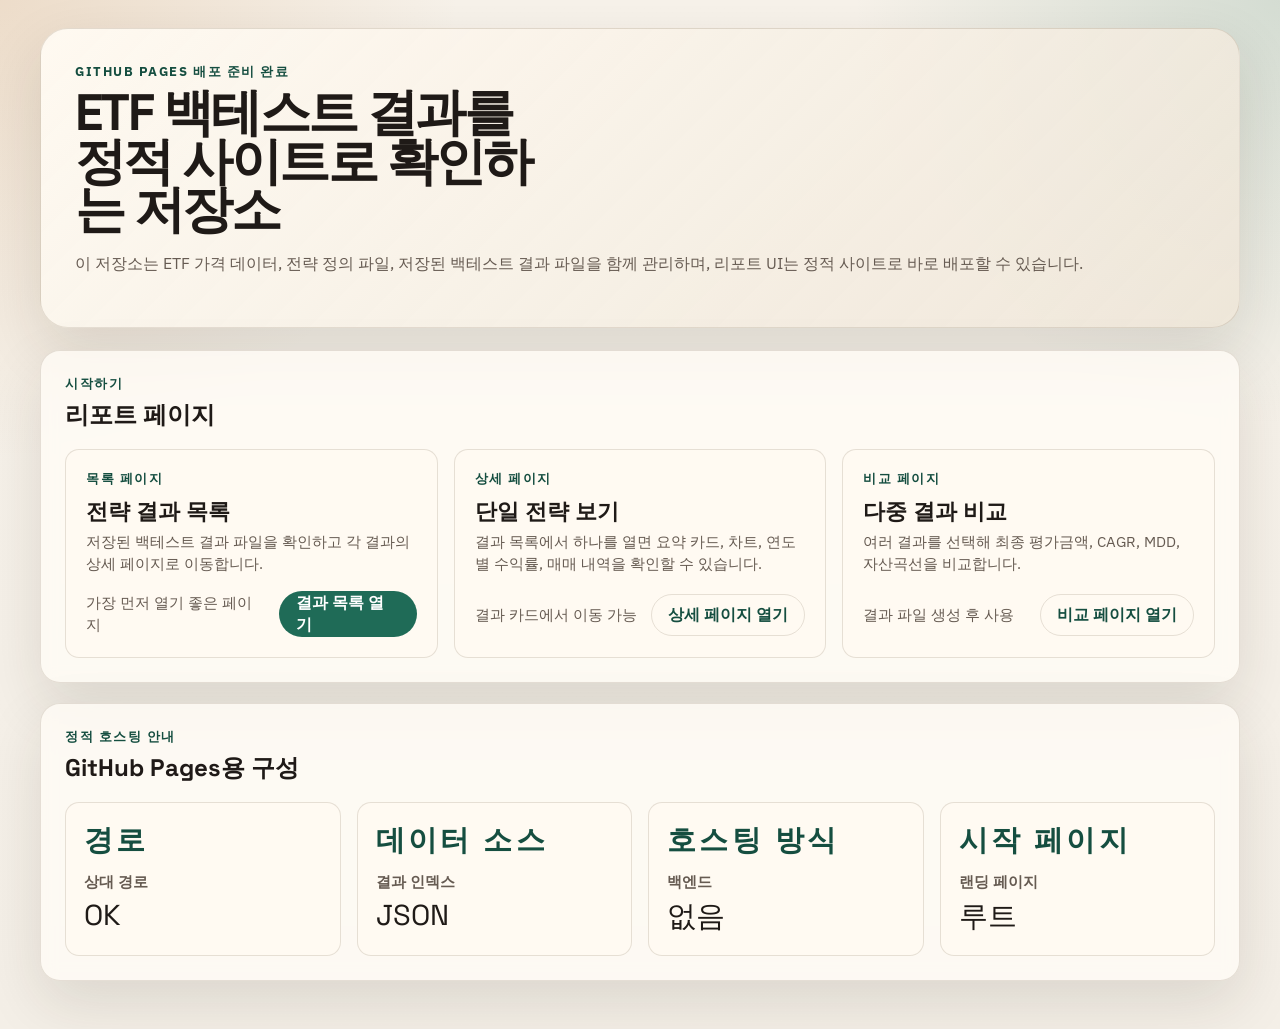
<file: index.html>
<!DOCTYPE html>
<html lang="ko">
  <head>
    <meta charset="UTF-8" />
    <meta name="viewport" content="width=device-width, initial-scale=1.0" />
    <title>백테스트 저장소</title>
    <link rel="preconnect" href="https://fonts.googleapis.com" />
    <link rel="preconnect" href="https://fonts.gstatic.com" crossorigin />
    <link
      href="https://fonts.googleapis.com/css2?family=IBM+Plex+Sans:wght@400;500;600;700&family=Space+Grotesk:wght@500;700&display=swap"
      rel="stylesheet"
    />
    <link rel="stylesheet" href="web/styles.css" />
  </head>
  <body>
    <div class="page-shell">
      <header class="hero">
        <div class="hero-copy">
          <p class="eyebrow">GitHub Pages 배포 준비 완료</p>
          <h1>ETF 백테스트 결과를 정적 사이트로 확인하는 저장소</h1>
          <p class="hero-text">
            이 저장소는 ETF 가격 데이터, 전략 정의 파일, 저장된 백테스트 결과 파일을 함께 관리하며, 리포트 UI는 정적 사이트로 바로 배포할 수 있습니다.
          </p>
        </div>
      </header>

      <main class="content-stack">
        <section class="panel">
          <div class="panel-header">
            <div>
              <p class="section-label">시작하기</p>
              <h2>리포트 페이지</h2>
            </div>
          </div>
          <div class="result-grid">
            <article class="result-card">
              <div>
                <p class="section-label">목록 페이지</p>
                <h3 class="strategy-name">전략 결과 목록</h3>
                <p class="strategy-id">저장된 백테스트 결과 파일을 확인하고 각 결과의 상세 페이지로 이동합니다.</p>
              </div>
              <div class="card-footer">
                <p class="period-text">가장 먼저 열기 좋은 페이지</p>
                <a class="button-link" href="web/index.html">결과 목록 열기</a>
              </div>
            </article>

            <article class="result-card">
              <div>
                <p class="section-label">상세 페이지</p>
                <h3 class="strategy-name">단일 전략 보기</h3>
                <p class="strategy-id">결과 목록에서 하나를 열면 요약 카드, 차트, 연도별 수익률, 매매 내역을 확인할 수 있습니다.</p>
              </div>
              <div class="card-footer">
                <p class="period-text">결과 카드에서 이동 가능</p>
                <a class="button-link secondary" href="web/strategy.html">상세 페이지 열기</a>
              </div>
            </article>

            <article class="result-card">
              <div>
                <p class="section-label">비교 페이지</p>
                <h3 class="strategy-name">다중 결과 비교</h3>
                <p class="strategy-id">여러 결과를 선택해 최종 평가금액, CAGR, MDD, 자산곡선을 비교합니다.</p>
              </div>
              <div class="card-footer">
                <p class="period-text">결과 파일 생성 후 사용</p>
                <a class="button-link secondary" href="web/compare.html">비교 페이지 열기</a>
              </div>
            </article>
          </div>
        </section>

        <section class="panel">
          <div class="panel-header">
            <div>
              <p class="section-label">정적 호스팅 안내</p>
              <h2>GitHub Pages용 구성</h2>
            </div>
          </div>
          <div class="metric-grid">
            <article class="metric-card">
              <p class="section-label">경로</p>
              <h3>상대 경로</h3>
              <p>OK</p>
            </article>
            <article class="metric-card">
              <p class="section-label">데이터 소스</p>
              <h3>결과 인덱스</h3>
              <p>JSON</p>
            </article>
            <article class="metric-card">
              <p class="section-label">호스팅 방식</p>
              <h3>백엔드</h3>
              <p>없음</p>
            </article>
            <article class="metric-card">
              <p class="section-label">시작 페이지</p>
              <h3>랜딩 페이지</h3>
              <p>루트</p>
            </article>
          </div>
        </section>
      </main>
    </div>
  </body>
</html>
</file>
<file: web/styles.css>
:root {
  --bg: #f4efe7;
  --panel: rgba(255, 252, 246, 0.82);
  --panel-strong: #fffaf2;
  --border: rgba(80, 58, 32, 0.14);
  --text: #1f1a17;
  --muted: #665b52;
  --brand: #1f6b57;
  --brand-strong: #154e40;
  --danger: #9f4b42;
  --shadow: 0 22px 60px rgba(44, 32, 17, 0.12);
  --radius-xl: 28px;
  --radius-lg: 20px;
  --radius-md: 14px;
  --radius-sm: 10px;
}

* {
  box-sizing: border-box;
}

body {
  margin: 0;
  min-height: 100vh;
  color: var(--text);
  font-family: "IBM Plex Sans", sans-serif;
  background:
    radial-gradient(circle at top left, rgba(191, 123, 56, 0.18), transparent 28%),
    radial-gradient(circle at top right, rgba(31, 107, 87, 0.16), transparent 26%),
    linear-gradient(180deg, #f7f2ea 0%, var(--bg) 100%);
}

a {
  color: inherit;
  text-decoration: none;
}

.page-shell {
  width: min(1200px, calc(100vw - 32px));
  margin: 0 auto;
  padding: 28px 0 48px;
}

.hero {
  display: flex;
  justify-content: space-between;
  gap: 24px;
  padding: 34px;
  border: 1px solid var(--border);
  border-radius: var(--radius-xl);
  background: linear-gradient(135deg, rgba(255, 250, 242, 0.95), rgba(238, 229, 215, 0.82));
  box-shadow: var(--shadow);
}

.hero.compact {
  align-items: end;
}

.hero-copy h1 {
  margin: 8px 0 12px;
  max-width: 14ch;
  font-family: "Space Grotesk", sans-serif;
  font-size: clamp(2.1rem, 4vw, 3.6rem);
  line-height: 0.95;
  letter-spacing: -0.05em;
}

.eyebrow,
.section-label,
.panel-meta,
.meta-label {
  margin: 0;
  color: var(--brand-strong);
  font-size: 0.8rem;
  font-weight: 700;
  letter-spacing: 0.12em;
  text-transform: uppercase;
}

.hero-text,
.empty-state {
  color: var(--muted);
  line-height: 1.6;
}

.top-nav {
  display: flex;
  align-items: start;
  gap: 10px;
}

.nav-link {
  padding: 12px 16px;
  border: 1px solid var(--border);
  border-radius: 999px;
  background: rgba(255, 255, 255, 0.6);
  font-weight: 600;
}

.nav-link.active,
.nav-link:hover {
  color: #fff;
  background: var(--brand);
  border-color: transparent;
}

.content-stack {
  display: grid;
  gap: 20px;
  margin-top: 22px;
}

.control-stack {
  display: grid;
  gap: 14px;
  margin-bottom: 18px;
}

.search-row,
.toolbar-row {
  display: flex;
  gap: 12px;
  align-items: center;
  flex-wrap: wrap;
}

.search-box,
.sort-box,
.favorite-toggle {
  display: inline-flex;
  align-items: center;
  gap: 10px;
  padding: 12px 14px;
  border: 1px solid var(--border);
  border-radius: 999px;
  background: rgba(255, 255, 255, 0.72);
}

.search-box {
  flex: 1 1 320px;
  justify-content: space-between;
}

.search-box input,
.sort-box select {
  min-width: 0;
  border: 0;
  outline: 0;
  background: transparent;
  color: var(--text);
  font: inherit;
}

.search-box input {
  width: 100%;
}

.search-label,
.sort-box label {
  color: var(--brand-strong);
  font-size: 0.9rem;
  font-weight: 700;
  white-space: nowrap;
}

.favorite-toggle input {
  accent-color: var(--brand);
}

.tag-filter-row,
.tag-row {
  display: flex;
  gap: 8px;
  flex-wrap: wrap;
}

.tag-pill,
.tag-filter-button,
.favorite-button,
.select-button {
  display: inline-flex;
  align-items: center;
  justify-content: center;
  gap: 6px;
  min-height: 34px;
  padding: 0 12px;
  border: 1px solid var(--border);
  border-radius: 999px;
  background: rgba(255, 255, 255, 0.7);
  color: var(--muted);
  font-size: 0.88rem;
  font-weight: 600;
}

.tag-pill {
  background: rgba(31, 107, 87, 0.08);
  color: var(--brand-strong);
}

.tag-filter-button.active,
.favorite-button.active,
.select-button.active {
  background: var(--brand);
  border-color: transparent;
  color: #fff;
}

.panel {
  padding: 24px;
  border: 1px solid var(--border);
  border-radius: var(--radius-lg);
  background: var(--panel);
  box-shadow: var(--shadow);
  backdrop-filter: blur(8px);
}

.panel-header {
  display: flex;
  justify-content: space-between;
  gap: 16px;
  align-items: end;
  margin-bottom: 18px;
}

.panel-header h2 {
  margin: 6px 0 0;
  font-family: "Space Grotesk", sans-serif;
  font-size: 1.5rem;
}

.result-grid,
.metric-grid,
.selection-grid {
  display: grid;
  gap: 16px;
}

.result-grid {
  grid-template-columns: repeat(auto-fit, minmax(260px, 1fr));
}

.metric-grid {
  grid-template-columns: repeat(auto-fit, minmax(180px, 1fr));
}

.selection-grid {
  grid-template-columns: repeat(auto-fit, minmax(250px, 1fr));
}

.result-card,
.metric-card,
.selection-card {
  border: 1px solid var(--border);
  border-radius: var(--radius-md);
  background: var(--panel-strong);
}

.result-card {
  display: grid;
  gap: 16px;
  padding: 20px;
}

.strategy-name {
  margin: 8px 0 4px;
  font-family: "Space Grotesk", sans-serif;
  font-size: 1.4rem;
}

.strategy-id,
.period-text,
.selection-meta {
  margin: 0;
  color: var(--muted);
  font-size: 0.95rem;
}

.metric-pair-grid {
  display: grid;
  grid-template-columns: repeat(2, minmax(0, 1fr));
  gap: 12px;
}

.metric-chip {
  padding: 12px;
  border-radius: var(--radius-sm);
  background: rgba(31, 107, 87, 0.07);
}

.metric-chip.negative {
  background: rgba(159, 75, 66, 0.08);
}

.metric-value {
  margin: 4px 0 0;
  font-size: 1.1rem;
  font-weight: 700;
}

.card-footer {
  display: flex;
  justify-content: space-between;
  align-items: center;
  gap: 12px;
}

.card-actions {
  display: flex;
  gap: 8px;
  flex-wrap: wrap;
}

.button-link {
  display: inline-flex;
  align-items: center;
  justify-content: center;
  min-height: 42px;
  padding: 0 16px;
  border: 1px solid transparent;
  border-radius: 999px;
  background: var(--brand);
  color: #fff;
  font-weight: 700;
}

.button-link.secondary {
  background: transparent;
  color: var(--brand-strong);
  border-color: var(--border);
}

.button-link:hover {
  background: var(--brand-strong);
}

.button-link.secondary:hover {
  background: rgba(31, 107, 87, 0.08);
}

.metric-card {
  padding: 18px;
}

.metric-card h3 {
  margin: 10px 0 4px;
  font-size: 0.95rem;
  color: var(--muted);
}

.metric-card p {
  margin: 0;
  font-family: "Space Grotesk", sans-serif;
  font-size: 1.8rem;
}

.chart-card {
  min-height: 360px;
  padding: 16px;
  border-radius: var(--radius-md);
  background: linear-gradient(180deg, rgba(255, 255, 255, 0.72), rgba(255, 248, 239, 0.92));
  border: 1px solid var(--border);
}

.table-wrap {
  overflow-x: auto;
  border-radius: var(--radius-md);
  border: 1px solid var(--border);
  background: rgba(255, 255, 255, 0.6);
}

.data-table {
  width: 100%;
  border-collapse: collapse;
  min-width: 720px;
}

.data-table th,
.data-table td {
  padding: 14px 16px;
  border-bottom: 1px solid rgba(80, 58, 32, 0.08);
  text-align: left;
  white-space: nowrap;
}

.data-table th {
  background: #f6efe2;
  color: var(--brand-strong);
  font-size: 0.84rem;
  text-transform: uppercase;
  letter-spacing: 0.08em;
}

.data-table tr:last-child td {
  border-bottom: 0;
}

.negative-text {
  color: var(--danger);
}

.positive-text {
  color: var(--brand);
}

.empty-state {
  padding: 18px;
  border: 1px dashed rgba(80, 58, 32, 0.22);
  border-radius: var(--radius-md);
  background: rgba(255, 255, 255, 0.45);
}

.hidden {
  display: none !important;
}

.selection-card {
  padding: 16px;
}

.selection-card label {
  display: grid;
  grid-template-columns: auto 1fr;
  gap: 12px;
  align-items: start;
}

.selection-card input {
  margin-top: 4px;
  accent-color: var(--brand);
}

.selection-title {
  margin: 0 0 4px;
  font-family: "Space Grotesk", sans-serif;
  font-size: 1.1rem;
}

@media (max-width: 880px) {
  .hero {
    flex-direction: column;
  }

  .top-nav {
    flex-wrap: wrap;
  }

  .card-footer {
    flex-direction: column;
    align-items: start;
  }

  .toolbar-row {
    align-items: stretch;
  }

  .page-shell {
    width: min(100vw - 20px, 1200px);
    padding-top: 18px;
  }

  .panel,
  .hero {
    padding: 20px;
  }
}
</file>
